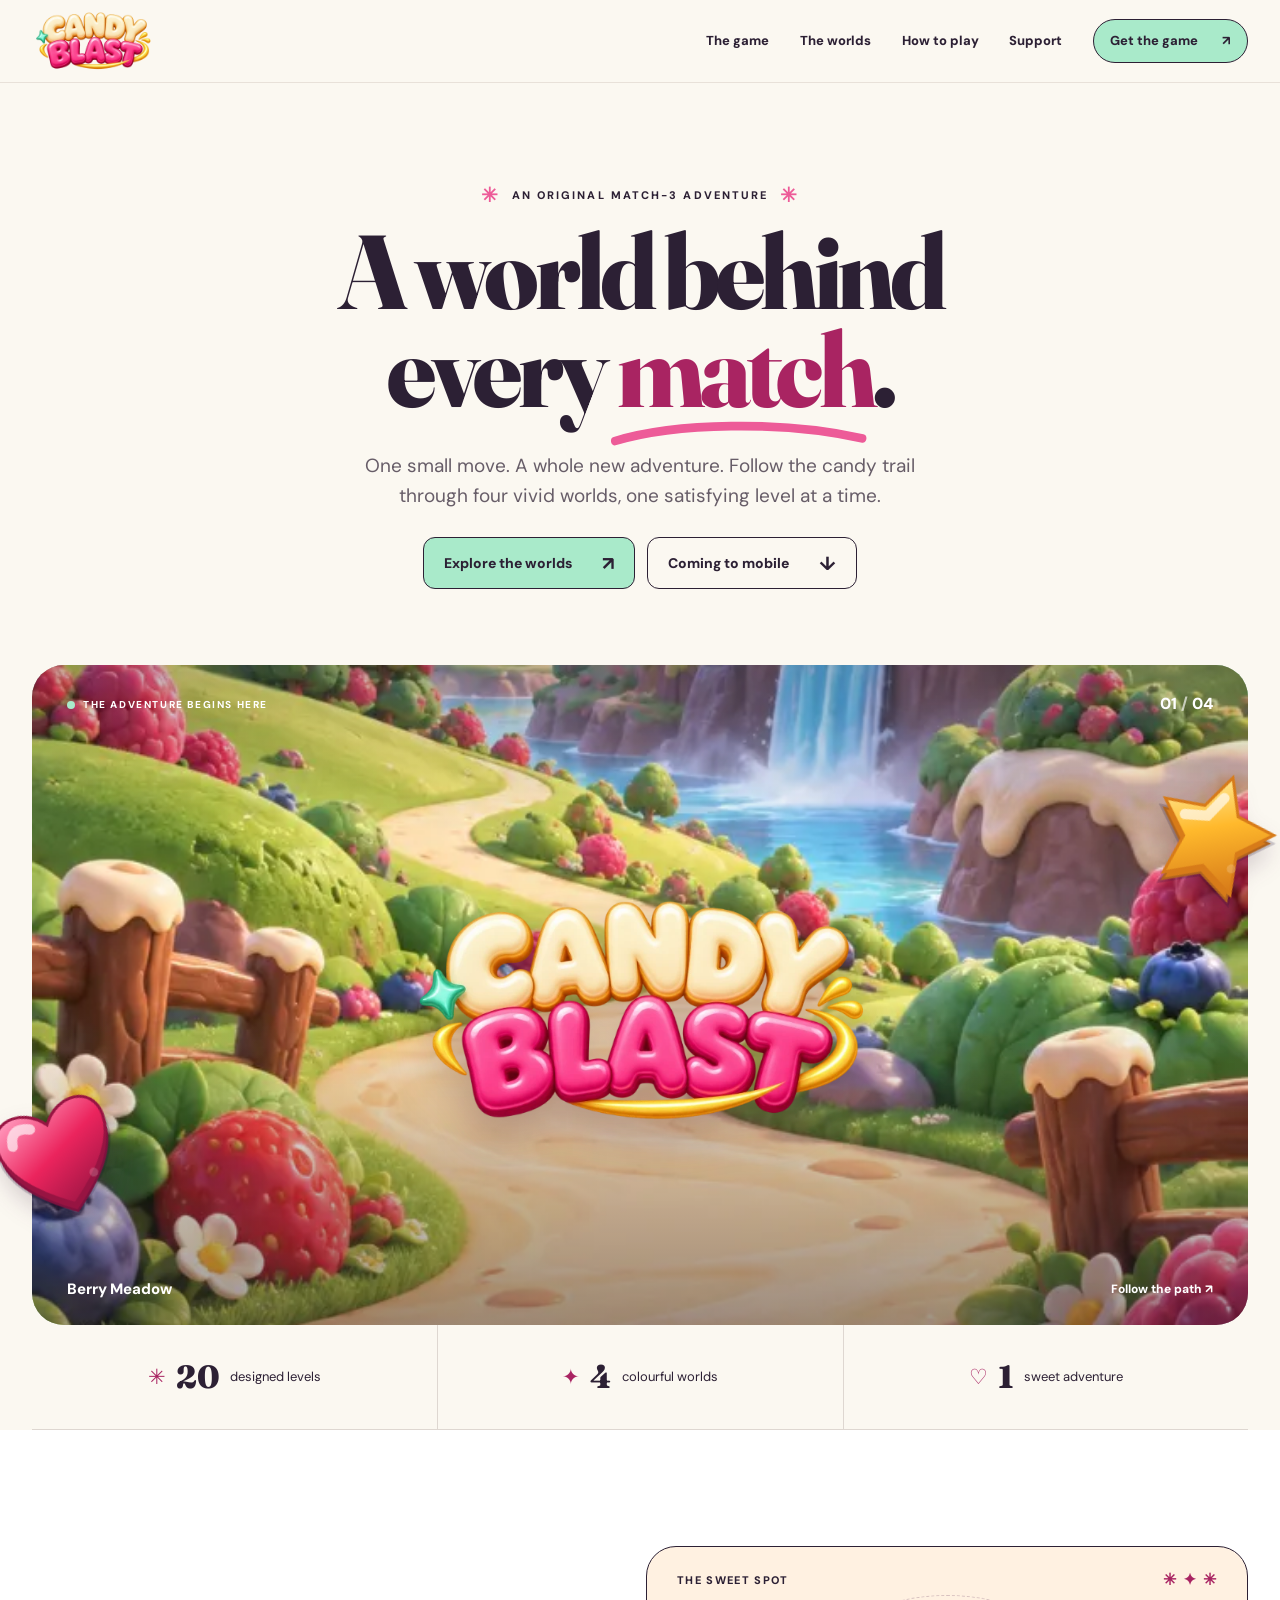
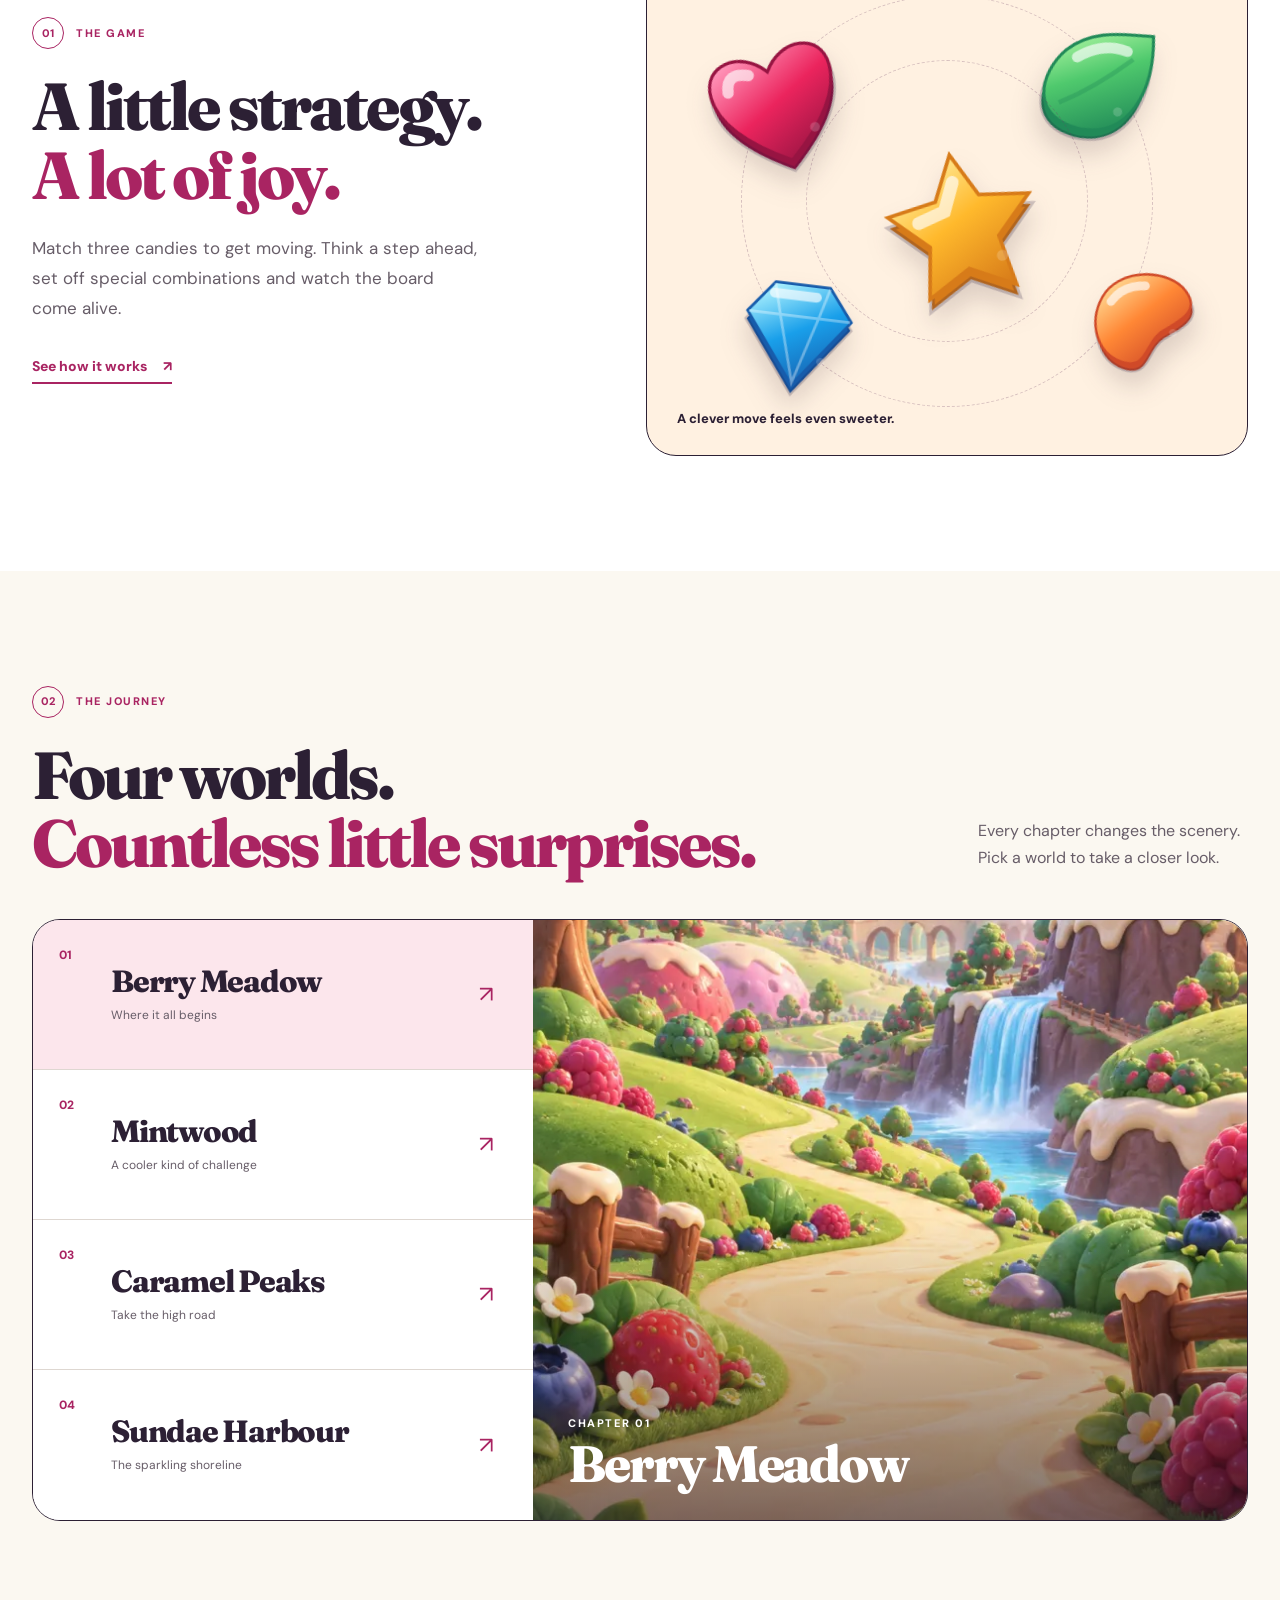
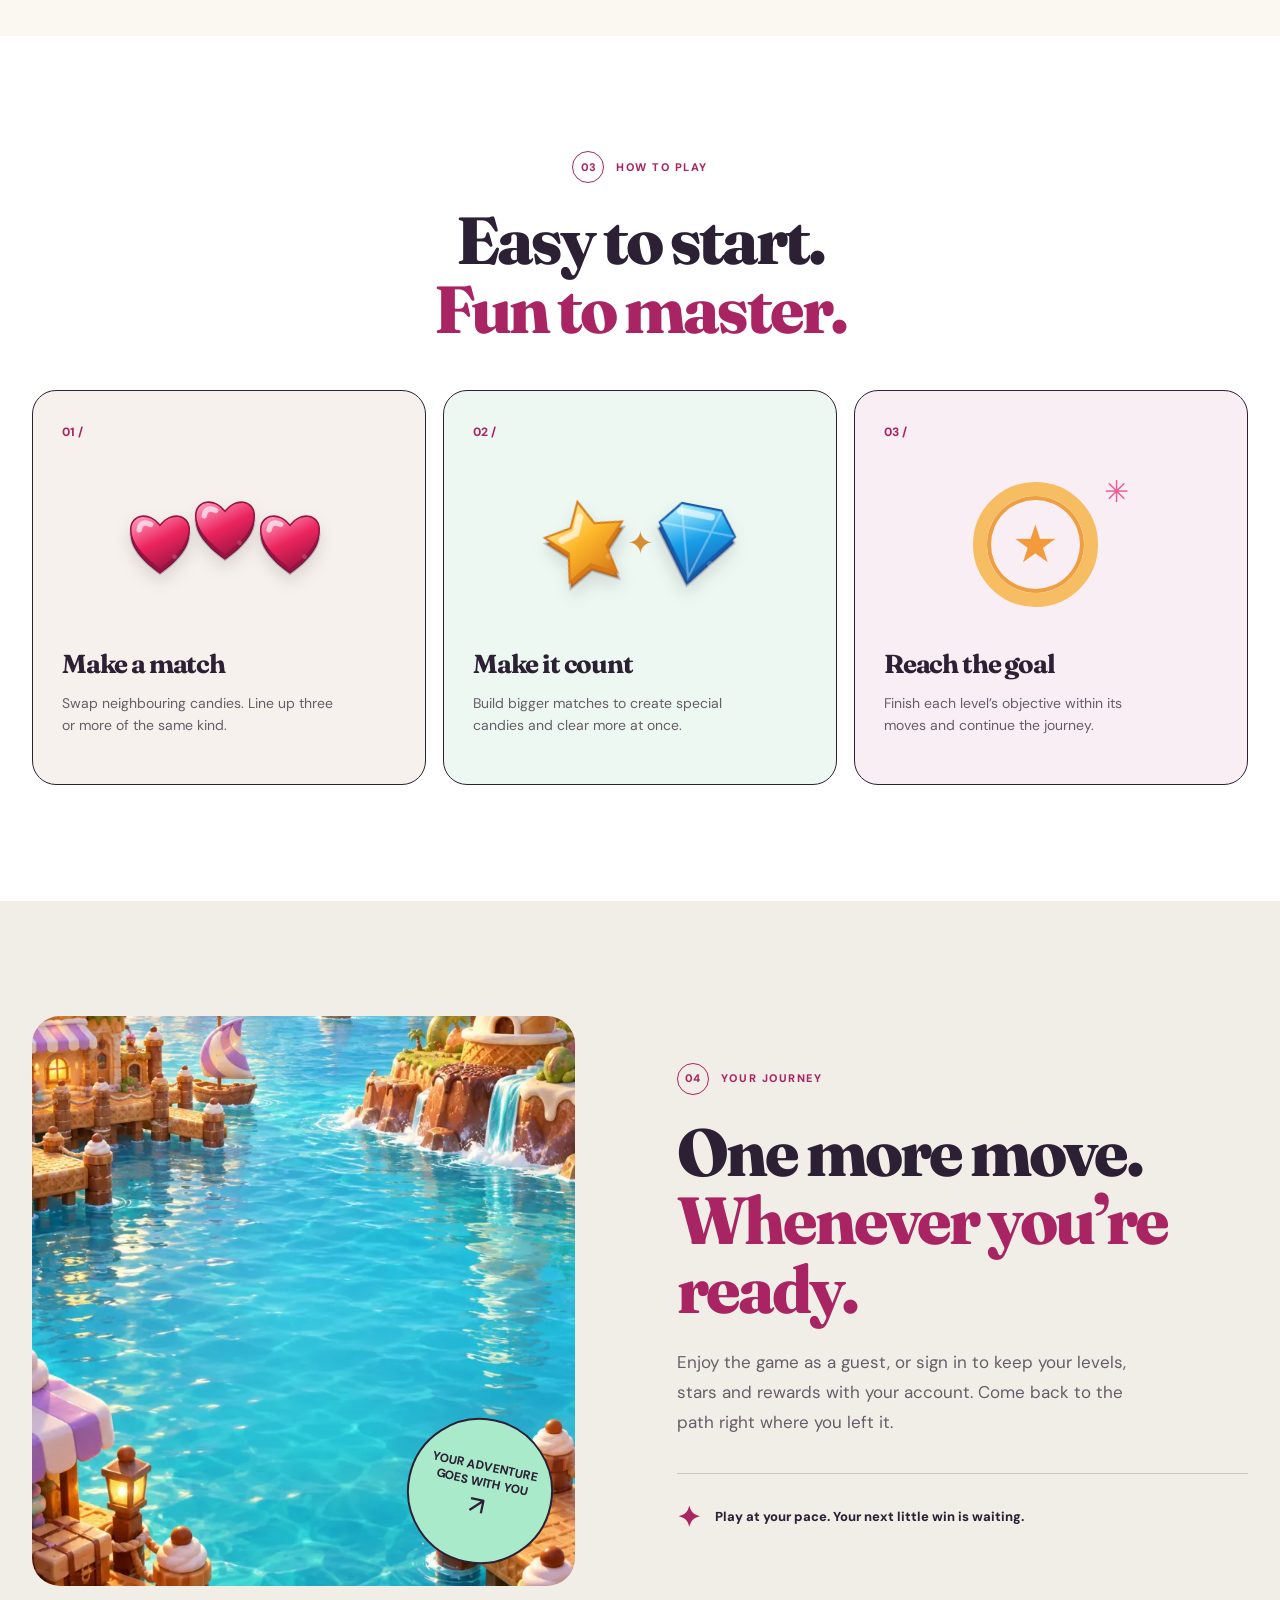
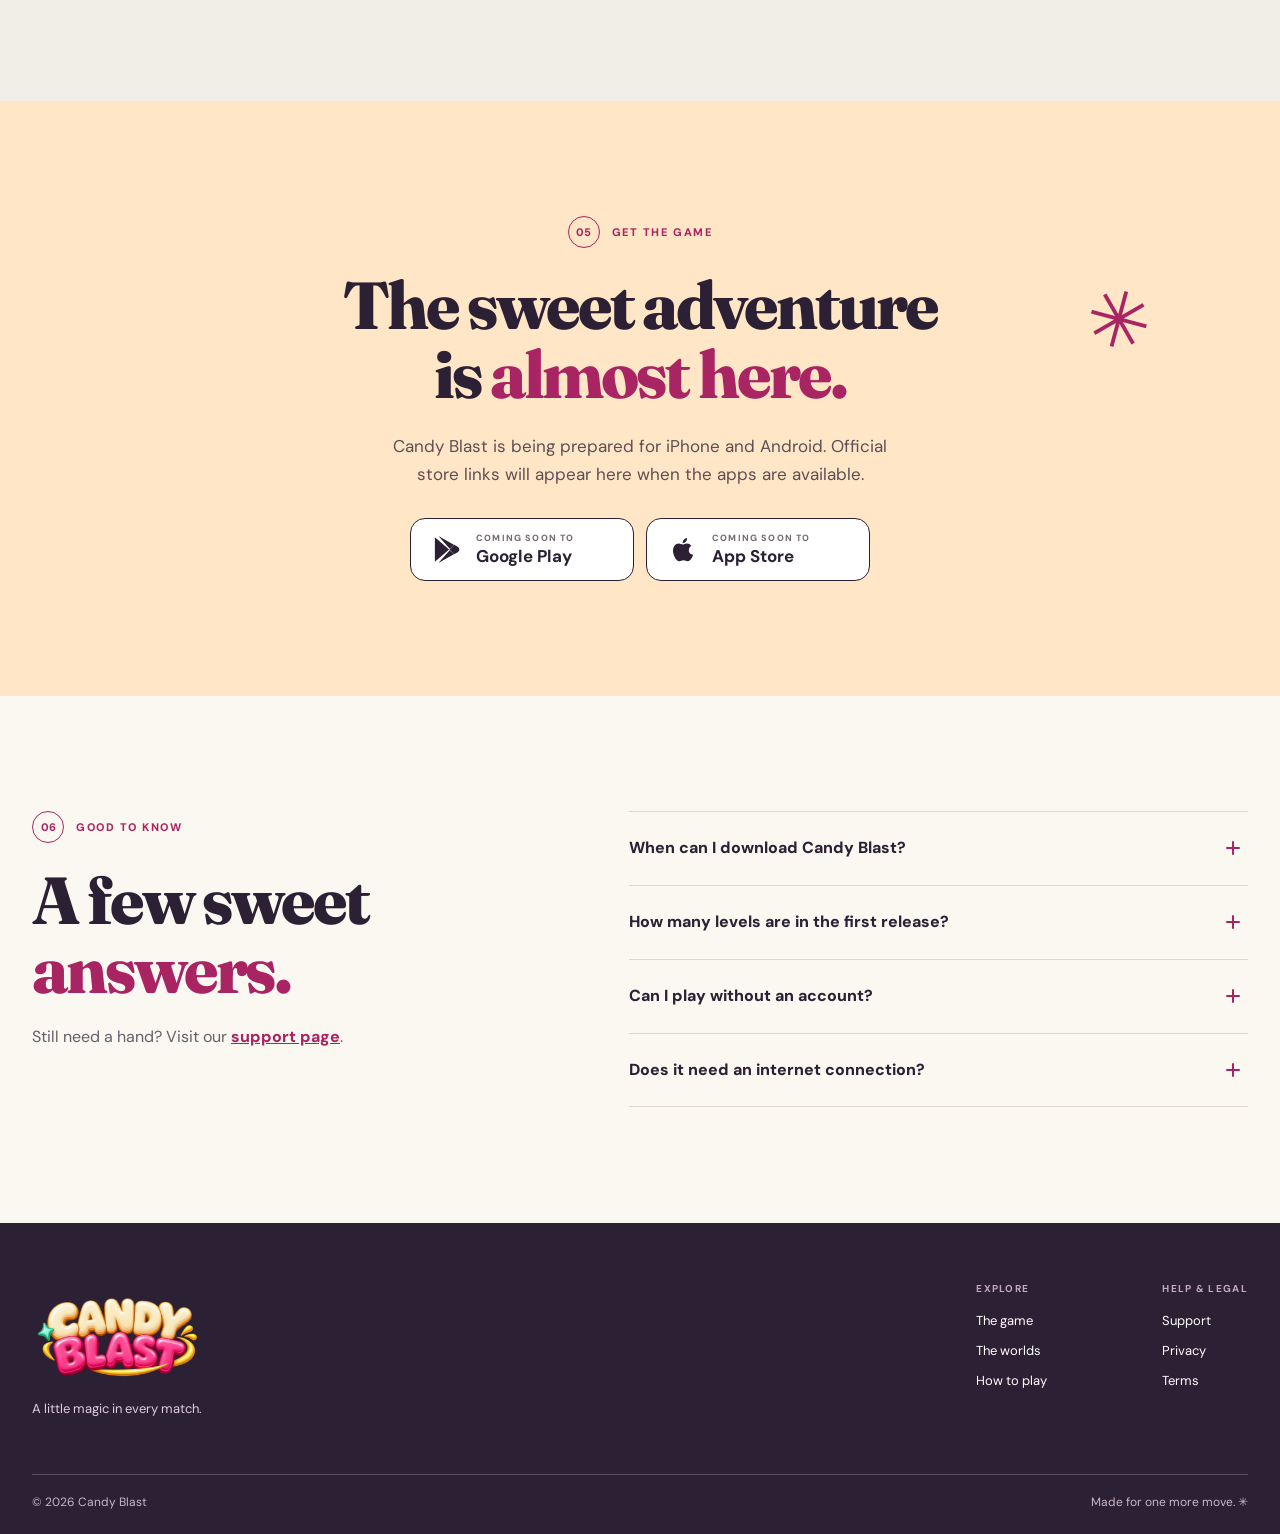
<file: index.html>
<!doctype html>
<html lang="en">
<head>
  <meta charset="utf-8">
  <meta name="viewport" content="width=device-width, initial-scale=1, viewport-fit=cover">
  <meta name="theme-color" content="#fbf8f1">
  <meta name="description" content="Candy Blast is a colourful match-3 adventure for iPhone and Android. Discover four delicious worlds and 20 carefully designed levels.">
  <meta property="og:type" content="website">
  <meta property="og:title" content="Candy Blast — A world behind every match">
  <meta property="og:description" content="A colourful match-3 adventure coming to iPhone and Android.">
  <meta property="og:url" content="https://candyblast-official-site.vercel.app/">
  <meta property="og:image" content="https://candyblast-official-site.vercel.app/images/worlds/berry-meadow.webp">
  <meta name="twitter:card" content="summary_large_image">
  <title>Candy Blast — A world behind every match</title>
  <link rel="icon" href="images/ui/app-icon-512.png">
  <link rel="apple-touch-icon" href="images/ui/app-icon-512.png">
  <link rel="manifest" href="site.webmanifest">
  <link rel="preload" href="images/worlds/berry-meadow.webp" as="image" type="image/webp">
  <link rel="stylesheet" href="styles.css">
  <script defer src="script.js"></script>
  <script type="application/ld+json">{"@context":"https://schema.org","@type":"MobileApplication","name":"Candy Blast","applicationCategory":"GameApplication","operatingSystem":"Android, iOS","description":"A colourful mobile match-3 adventure."}</script>
</head>
<body>
  <a class="skip-link" href="#main">Skip to content</a>
  <header class="site-header" data-header>
    <div class="header-inner wrap">
      <a class="wordmark" href="/" aria-label="Candy Blast home"><img src="images/ui/candyblast-logo.webp" alt="Candy Blast" width="116" height="73"></a>
      <button class="menu-toggle" type="button" aria-label="Open menu" aria-expanded="false" aria-controls="main-nav" data-menu-button><span></span><span></span><span></span></button>
      <nav class="main-nav" id="main-nav" aria-label="Main navigation" data-nav>
        <a href="#game">The game</a><a href="#worlds">The worlds</a><a href="#how-to-play">How to play</a><a href="support.html">Support</a>
        <a class="nav-cta" href="#get-the-game">Get the game <span aria-hidden="true">↗</span></a>
      </nav>
    </div>
  </header>

  <main id="main">
    <section class="hero" aria-labelledby="hero-title">
      <div class="hero-intro wrap">
        <p class="eyebrow"><span class="eyebrow-star" aria-hidden="true">✳</span> AN ORIGINAL MATCH-3 ADVENTURE <span class="eyebrow-star" aria-hidden="true">✳</span></p>
        <h1 id="hero-title">A world behind<br>every <span class="highlight-word">match<svg viewBox="0 0 353 29" preserveAspectRatio="none" aria-hidden="true"><path d="M5 22C88 1 237-2 348 19"/></svg></span>.</h1>
        <p class="hero-lede">One small move. A whole new adventure. Follow the candy trail through four vivid worlds, one satisfying level at a time.</p>
        <div class="hero-buttons"><a class="button button-primary" href="#worlds">Explore the worlds <span aria-hidden="true">↗</span></a><a class="button button-outline" href="#get-the-game">Coming to mobile <span aria-hidden="true">↓</span></a></div>
      </div>
      <div class="hero-stage wrap" aria-label="Candy Blast world preview">
        <div class="stage-art"><img src="images/worlds/berry-meadow.webp" alt="A sunlit candy meadow with a winding path and fruit trees" width="720" height="1280" fetchpriority="high"></div>
        <div class="stage-overlay" aria-hidden="true"></div>
        <div class="stage-top"><span class="stage-label"><i aria-hidden="true"></i> THE ADVENTURE BEGINS HERE</span><span class="stage-counter">01 <span>/</span> 04</span></div>
        <img class="stage-logo" src="images/ui/candyblast-logo.webp" alt="" width="560" height="360" aria-hidden="true">
        <div class="stage-bottom"><span>Berry Meadow</span><span>Follow the path <span aria-hidden="true">↗</span></span></div>
        <img class="stage-candy stage-candy-left" src="images/candies/berry.svg" alt="" aria-hidden="true">
        <img class="stage-candy stage-candy-right" src="images/candies/star.svg" alt="" aria-hidden="true">
      </div>
      <div class="chapter-strip wrap" aria-label="Adventure at a glance"><div><span class="strip-icon">✳</span><strong>20</strong><span>designed levels</span></div><div><span class="strip-icon">✦</span><strong>4</strong><span>colourful worlds</span></div><div><span class="strip-icon">♡</span><strong>1</strong><span>sweet adventure</span></div></div>
    </section>

    <section class="game-section section-pad" id="game" aria-labelledby="game-title">
      <div class="wrap game-layout">
        <div class="game-copy"><p class="section-kicker"><span>01</span> THE GAME</p><h2 id="game-title">A little strategy.<br><em>A lot of joy.</em></h2><p class="section-lede">Match three candies to get moving. Think a step ahead, set off special combinations and watch the board come alive.</p><a class="text-link" href="#how-to-play">See how it works <span aria-hidden="true">↗</span></a></div>
        <div class="candy-card" aria-label="Five colourful Candy Blast candies"><div class="card-caption"><span>THE SWEET SPOT</span><span>✳ ✦ ✳</span></div><div class="candy-cluster" aria-hidden="true"><img class="candy-one" src="images/candies/berry.svg" alt="" loading="lazy"><img class="candy-two" src="images/candies/mint.svg" alt="" loading="lazy"><img class="candy-three" src="images/candies/star.svg" alt="" loading="lazy"><img class="candy-four" src="images/candies/diamond.svg" alt="" loading="lazy"><img class="candy-five" src="images/candies/orange.svg" alt="" loading="lazy"></div><div class="card-foot">A clever move feels even sweeter.</div></div>
      </div>
    </section>

    <section class="worlds-section section-pad" id="worlds" aria-labelledby="worlds-title">
      <div class="wrap"><div class="worlds-heading"><div><p class="section-kicker"><span>02</span> THE JOURNEY</p><h2 id="worlds-title">Four worlds.<br><em>Countless little surprises.</em></h2></div><p>Every chapter changes the scenery. Pick a world to take a closer look.</p></div>
        <div class="world-showcase" data-world-showcase>
          <div class="world-selector" role="tablist" aria-label="Candy Blast worlds">
            <button class="world-tab is-active" type="button" role="tab" id="world-tab-berry" aria-selected="true" aria-controls="world-panel" data-world="berry"><span class="world-number">01</span><span><strong>Berry Meadow</strong><small>Where it all begins</small></span><span class="world-arrow" aria-hidden="true">↗</span></button>
            <button class="world-tab" type="button" role="tab" id="world-tab-mint" aria-selected="false" aria-controls="world-panel" data-world="mint" tabindex="-1"><span class="world-number">02</span><span><strong>Mintwood</strong><small>A cooler kind of challenge</small></span><span class="world-arrow" aria-hidden="true">↗</span></button>
            <button class="world-tab" type="button" role="tab" id="world-tab-caramel" aria-selected="false" aria-controls="world-panel" data-world="caramel" tabindex="-1"><span class="world-number">03</span><span><strong>Caramel Peaks</strong><small>Take the high road</small></span><span class="world-arrow" aria-hidden="true">↗</span></button>
            <button class="world-tab" type="button" role="tab" id="world-tab-sundae" aria-selected="false" aria-controls="world-panel" data-world="sundae" tabindex="-1"><span class="world-number">04</span><span><strong>Sundae Harbour</strong><small>The sparkling shoreline</small></span><span class="world-arrow" aria-hidden="true">↗</span></button>
          </div>
          <div class="world-panel" id="world-panel" role="tabpanel" aria-labelledby="world-tab-berry"><img data-world-image src="images/worlds/berry-meadow.webp" alt="Berry Meadow candy landscape" width="720" height="1280" loading="lazy"><div class="world-panel-caption"><span data-world-chapter>CHAPTER 01</span><strong data-world-title>Berry Meadow</strong></div></div>
        </div>
      </div>
    </section>

    <section class="how-section section-pad" id="how-to-play" aria-labelledby="how-title"><div class="wrap"><div class="how-head"><p class="section-kicker"><span>03</span> HOW TO PLAY</p><h2 id="how-title">Easy to start.<br><em>Fun to master.</em></h2></div><div class="how-grid"><article class="how-card"><span class="how-num">01 /</span><div class="how-illustration match-ill" aria-hidden="true"><img src="images/candies/berry.svg" alt=""><img src="images/candies/berry.svg" alt=""><img src="images/candies/berry.svg" alt=""></div><h3>Make a match</h3><p>Swap neighbouring candies. Line up three or more of the same kind.</p></article><article class="how-card"><span class="how-num">02 /</span><div class="how-illustration combo-ill" aria-hidden="true"><img src="images/candies/star.svg" alt=""><span>✦</span><img src="images/candies/diamond.svg" alt=""></div><h3>Make it count</h3><p>Build bigger matches to create special candies and clear more at once.</p></article><article class="how-card"><span class="how-num">03 /</span><div class="how-illustration goal-ill" aria-hidden="true"><span class="goal-ring">★</span><span class="goal-spark">✳</span></div><h3>Reach the goal</h3><p>Finish each level’s objective within its moves and continue the journey.</p></article></div></div></section>

    <section class="journey-section section-pad" aria-labelledby="journey-title"><div class="wrap journey-layout"><div class="journey-image"><img src="images/worlds/sundae-harbour.webp" alt="A sparkling candy harbour with turquoise water and islands" width="720" height="1280" loading="lazy"><span class="image-stamp">YOUR ADVENTURE<br>GOES WITH YOU <b>↗</b></span></div><div class="journey-copy"><p class="section-kicker"><span>04</span> YOUR JOURNEY</p><h2 id="journey-title">One more move.<br><em>Whenever you’re ready.</em></h2><p>Enjoy the game as a guest, or sign in to keep your levels, stars and rewards with your account. Come back to the path right where you left it.</p><div class="journey-note"><span aria-hidden="true">✦</span><span>Play at your pace. Your next little win is waiting.</span></div></div></div></section>

    <section class="release-section section-pad" id="get-the-game" aria-labelledby="release-title"><div class="wrap release-wrap"><p class="section-kicker"><span>05</span> GET THE GAME</p><h2 id="release-title">The sweet adventure<br>is <em>almost here.</em></h2><p>Candy Blast is being prepared for iPhone and Android. Official store links will appear here when the apps are available.</p><div class="store-row" aria-label="Mobile release status"><div class="store-card"><span class="store-mark" aria-hidden="true"><svg viewBox="0 0 24 24"><path d="M3 2.5v19l11-9.5L3 2.5Zm11.5 10 3.2 3.2-12 6.8 8.8-10Zm3.4-4.2 2.8 1.6c1.7 1 1.7 3.2 0 4.2l-2.8 1.6-3.6-3.7 3.6-3.7ZM5.7 1.5l12 6.8-3.2 3.2-8.8-10Z"/></svg></span><span><small>COMING SOON TO</small><strong>Google Play</strong></span></div><div class="store-card"><span class="store-mark" aria-hidden="true"><svg viewBox="0 0 24 24"><path d="M16.9 12.5c0-2.2 1.8-3.3 1.9-3.4a4.1 4.1 0 0 0-3.2-1.7c-1.4-.1-2.7.8-3.4.8-.8 0-1.9-.8-3-.8a4.4 4.4 0 0 0-3.8 2.3c-1.6 2.8-.4 6.9 1.2 9.2.8 1.1 1.8 2.3 3 2.2 1.2 0 1.7-.7 3.2-.7s2 .7 3.2.7 2.1-1.1 2.9-2.2a9.7 9.7 0 0 0 1.3-2.9 3.9 3.9 0 0 1-3.4-3.5Zm-2.2-6.6a3.9 3.9 0 0 0 .9-2.8 4 4 0 0 0-2.6 1.3 3.6 3.6 0 0 0-.9 2.7 3.4 3.4 0 0 0 2.6-1.2Z"/></svg></span><span><small>COMING SOON TO</small><strong>App Store</strong></span></div></div><span class="release-doodle" aria-hidden="true">✳</span></div></section>

    <section class="faq-section section-pad" id="questions" aria-labelledby="faq-title"><div class="wrap faq-layout"><div><p class="section-kicker"><span>06</span> GOOD TO KNOW</p><h2 id="faq-title">A few sweet<br><em>answers.</em></h2><p>Still need a hand? Visit our <a href="support.html">support page</a>.</p></div><div class="faq-list"><details><summary>When can I download Candy Blast?<span aria-hidden="true"></span></summary><p>We’re preparing the first mobile release. This site will link to the official Google Play and App Store listings when they are live.</p></details><details><summary>How many levels are in the first release?<span aria-hidden="true"></span></summary><p>The first chapter is planned around 20 carefully designed levels across four worlds.</p></details><details><summary>Can I play without an account?<span aria-hidden="true"></span></summary><p>Yes. Guest play keeps progress on your device. Sign in to use cloud progress across devices.</p></details><details><summary>Does it need an internet connection?<span aria-hidden="true"></span></summary><p>Core gameplay can work after the game has loaded. Sign-in and cloud sync require a connection.</p></details></div></div></section>
  </main>
  <footer class="site-footer"><div class="wrap footer-top"><div><a class="footer-logo" href="/" aria-label="Candy Blast home"><img src="images/ui/candyblast-logo.webp" alt="Candy Blast" width="180" height="115"></a><p>A little magic in every match.</p></div><div class="footer-nav"><div><strong>EXPLORE</strong><a href="#game">The game</a><a href="#worlds">The worlds</a><a href="#how-to-play">How to play</a></div><div><strong>HELP & LEGAL</strong><a href="support.html">Support</a><a href="privacy.html">Privacy</a><a href="terms.html">Terms</a></div></div></div><div class="wrap footer-bottom"><span>© 2026 Candy Blast</span><span>Made for one more move. ✳</span></div></footer>
</body>
</html>
</file>
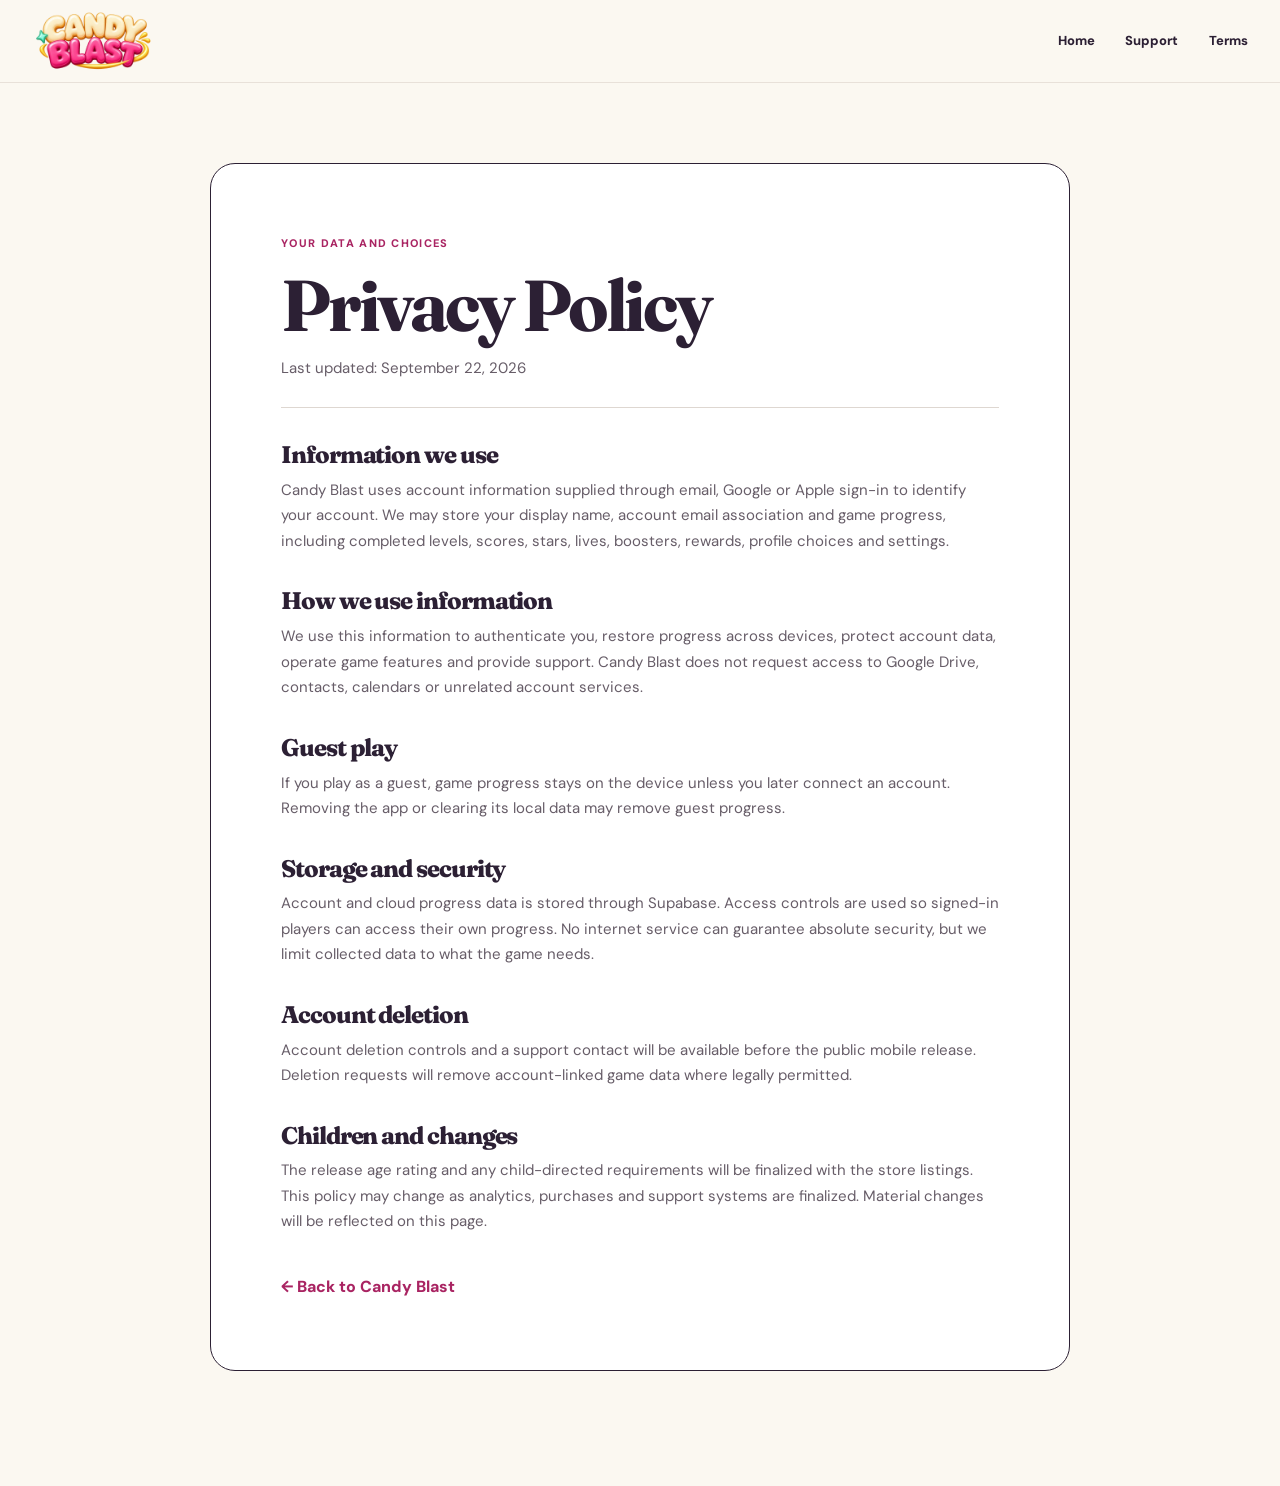
<file: privacy.html>
<!doctype html>
<html lang="en">
<head>
  <meta charset="utf-8">
  <meta name="viewport" content="width=device-width, initial-scale=1, viewport-fit=cover">
  <meta name="theme-color" content="#fbf8f1">
  <meta name="description" content="Candy Blast privacy policy.">
  <title>Privacy Policy — Candy Blast</title>
  <link rel="icon" href="images/ui/app-icon-512.png">
  <link rel="stylesheet" href="styles.css">
  <script defer src="script.js"></script>
</head>
<body class="legal-page">
  <a class="skip-link" href="#main">Skip to content</a>
  <header class="site-header" data-header>
    <div class="header-inner wrap">
      <a class="wordmark" href="/" aria-label="Candy Blast home"><img src="images/ui/candyblast-logo.webp" alt="Candy Blast" width="116" height="73"></a>
      <button class="menu-toggle" type="button" aria-label="Open menu" aria-expanded="false" aria-controls="main-nav" data-menu-button><span></span><span></span><span></span></button>
      <nav class="main-nav" id="main-nav" aria-label="Legal navigation" data-nav><a href="/">Home</a><a href="support.html">Support</a><a href="terms.html">Terms</a></nav>
    </div>
  </header>
  <main class="legal-main" id="main">
    <article class="legal-card">
      <p class="eyebrow"><span></span> Your data and choices</p>
      <h1>Privacy Policy</h1>
      <p class="legal-date">Last updated: September 22, 2026</p>
      <h2>Information we use</h2>
      <p>Candy Blast uses account information supplied through email, Google or Apple sign-in to identify your account. We may store your display name, account email association and game progress, including completed levels, scores, stars, lives, boosters, rewards, profile choices and settings.</p>
      <h2>How we use information</h2>
      <p>We use this information to authenticate you, restore progress across devices, protect account data, operate game features and provide support. Candy Blast does not request access to Google Drive, contacts, calendars or unrelated account services.</p>
      <h2>Guest play</h2>
      <p>If you play as a guest, game progress stays on the device unless you later connect an account. Removing the app or clearing its local data may remove guest progress.</p>
      <h2>Storage and security</h2>
      <p>Account and cloud progress data is stored through Supabase. Access controls are used so signed-in players can access their own progress. No internet service can guarantee absolute security, but we limit collected data to what the game needs.</p>
      <h2>Account deletion</h2>
      <p>Account deletion controls and a support contact will be available before the public mobile release. Deletion requests will remove account-linked game data where legally permitted.</p>
      <h2>Children and changes</h2>
      <p>The release age rating and any child-directed requirements will be finalized with the store listings. This policy may change as analytics, purchases and support systems are finalized. Material changes will be reflected on this page.</p>
      <a class="legal-back" href="/">← Back to Candy Blast</a>
    </article>
  </main>
</body>
</html>
</file>
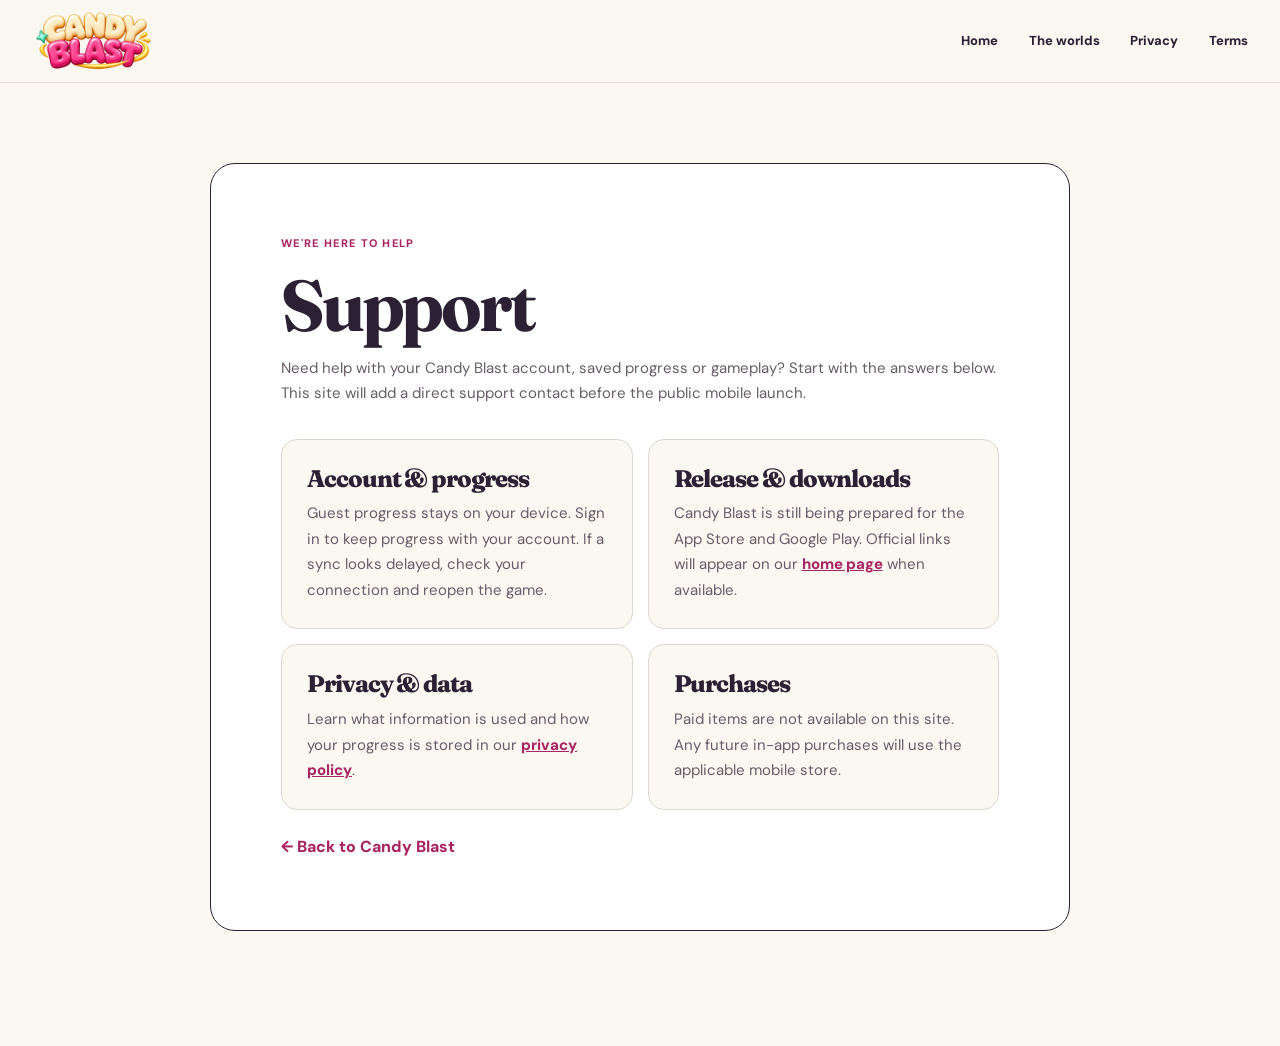
<file: support.html>
<!doctype html>
<html lang="en">
<head>
  <meta charset="utf-8">
  <meta name="viewport" content="width=device-width, initial-scale=1, viewport-fit=cover">
  <meta name="theme-color" content="#fbf8f1">
  <meta name="description" content="Get help with Candy Blast accounts, progress and the upcoming mobile release.">
  <title>Support — Candy Blast</title>
  <link rel="icon" href="images/ui/app-icon-512.png">
  <link rel="stylesheet" href="styles.css">
  <script defer src="script.js"></script>
</head>
<body class="legal-page">
  <a class="skip-link" href="#main">Skip to content</a>
  <header class="site-header"><div class="header-inner wrap"><a class="wordmark" href="/" aria-label="Candy Blast home"><img src="images/ui/candyblast-logo.webp" alt="Candy Blast" width="116" height="73"></a><button class="menu-toggle" type="button" aria-label="Open menu" aria-expanded="false" aria-controls="main-nav" data-menu-button><span></span><span></span><span></span></button><nav class="main-nav" id="main-nav" aria-label="Main navigation" data-nav><a href="/">Home</a><a href="/#worlds">The worlds</a><a href="privacy.html">Privacy</a><a href="terms.html">Terms</a></nav></div></header>
  <main class="legal-main" id="main"><article class="legal-card"><p class="eyebrow">WE'RE HERE TO HELP</p><h1>Support</h1><p>Need help with your Candy Blast account, saved progress or gameplay? Start with the answers below. This site will add a direct support contact before the public mobile launch.</p><div class="support-grid"><div class="support-box"><h2>Account & progress</h2><p>Guest progress stays on your device. Sign in to keep progress with your account. If a sync looks delayed, check your connection and reopen the game.</p></div><div class="support-box"><h2>Release & downloads</h2><p>Candy Blast is still being prepared for the App Store and Google Play. Official links will appear on our <a href="/#get-the-game">home page</a> when available.</p></div><div class="support-box"><h2>Privacy & data</h2><p>Learn what information is used and how your progress is stored in our <a href="privacy.html">privacy policy</a>.</p></div><div class="support-box"><h2>Purchases</h2><p>Paid items are not available on this site. Any future in-app purchases will use the applicable mobile store.</p></div></div><a class="legal-back" href="/">← Back to Candy Blast</a></article></main>
</body>
</html>
</file>
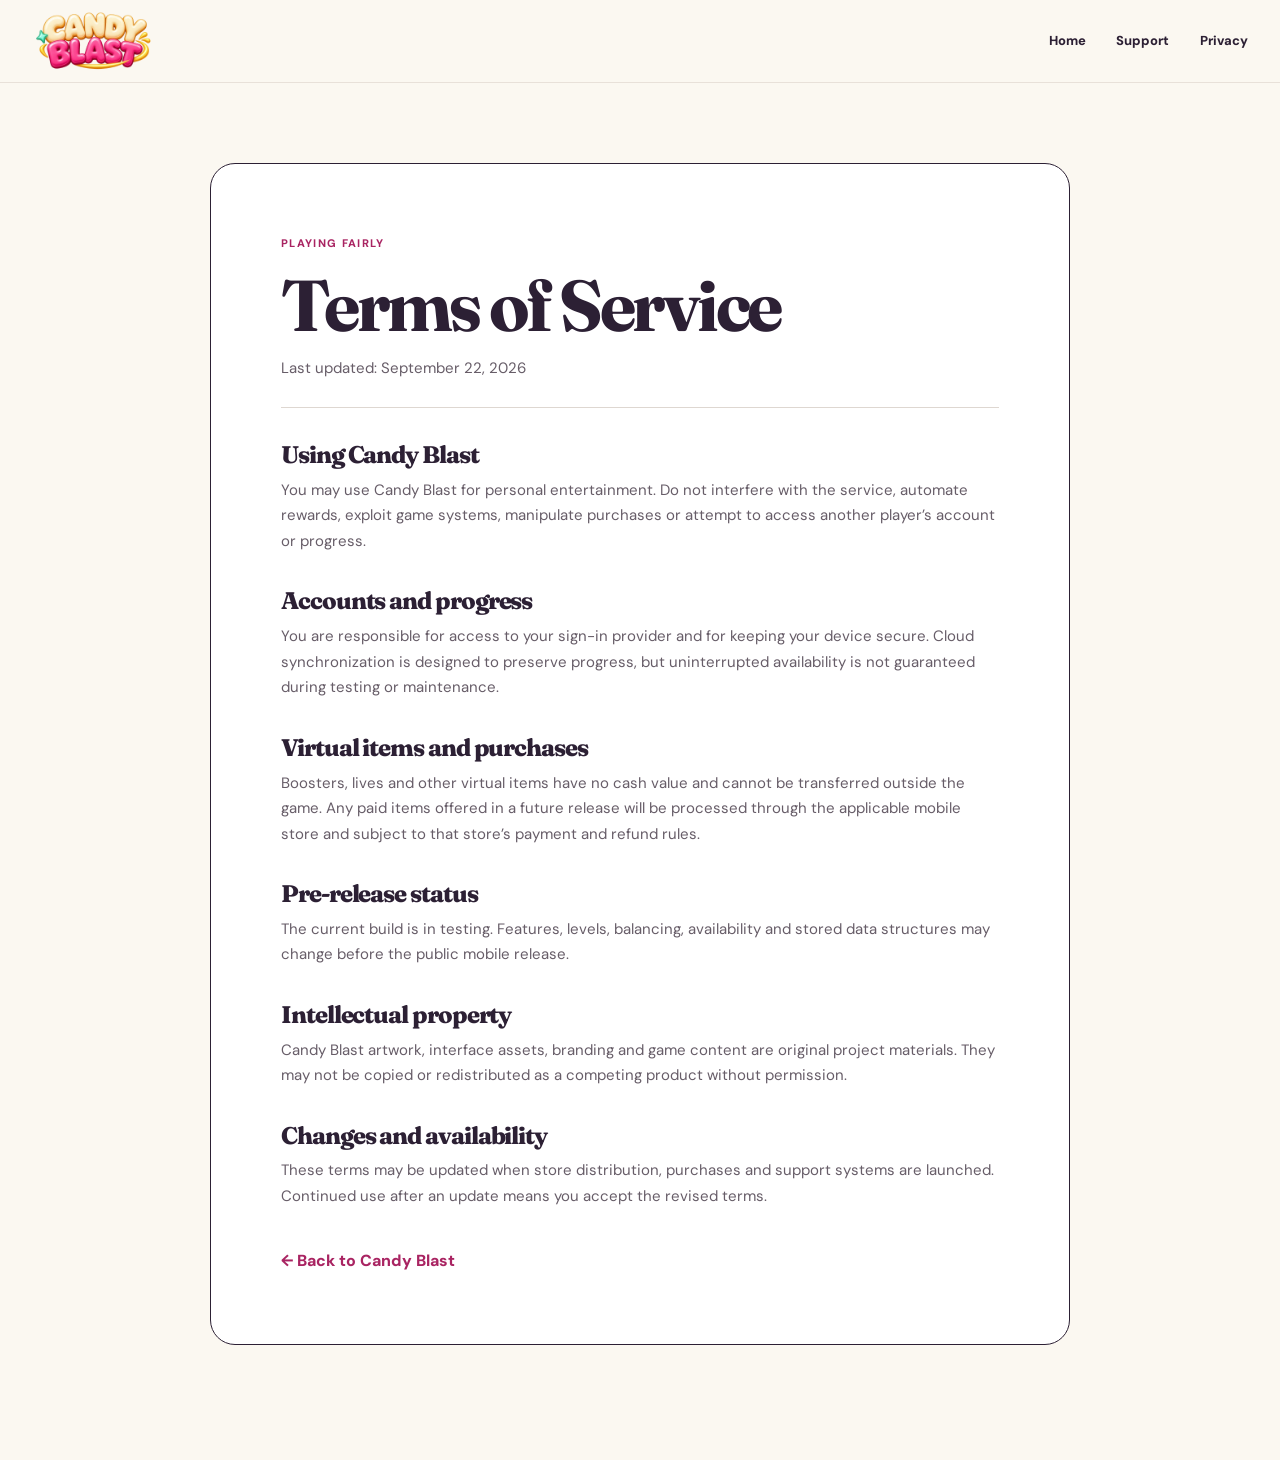
<file: terms.html>
<!doctype html>
<html lang="en">
<head>
  <meta charset="utf-8">
  <meta name="viewport" content="width=device-width, initial-scale=1, viewport-fit=cover">
  <meta name="theme-color" content="#fbf8f1">
  <meta name="description" content="Candy Blast terms of service.">
  <title>Terms of Service — Candy Blast</title>
  <link rel="icon" href="images/ui/app-icon-512.png">
  <link rel="stylesheet" href="styles.css">
  <script defer src="script.js"></script>
</head>
<body class="legal-page">
  <a class="skip-link" href="#main">Skip to content</a>
  <header class="site-header" data-header>
    <div class="header-inner wrap">
      <a class="wordmark" href="/" aria-label="Candy Blast home"><img src="images/ui/candyblast-logo.webp" alt="Candy Blast" width="116" height="73"></a>
      <button class="menu-toggle" type="button" aria-label="Open menu" aria-expanded="false" aria-controls="main-nav" data-menu-button><span></span><span></span><span></span></button>
      <nav class="main-nav" id="main-nav" aria-label="Legal navigation" data-nav><a href="/">Home</a><a href="support.html">Support</a><a href="privacy.html">Privacy</a></nav>
    </div>
  </header>
  <main class="legal-main" id="main">
    <article class="legal-card">
      <p class="eyebrow"><span></span> Playing fairly</p>
      <h1>Terms of Service</h1>
      <p class="legal-date">Last updated: September 22, 2026</p>
      <h2>Using Candy Blast</h2>
      <p>You may use Candy Blast for personal entertainment. Do not interfere with the service, automate rewards, exploit game systems, manipulate purchases or attempt to access another player’s account or progress.</p>
      <h2>Accounts and progress</h2>
      <p>You are responsible for access to your sign-in provider and for keeping your device secure. Cloud synchronization is designed to preserve progress, but uninterrupted availability is not guaranteed during testing or maintenance.</p>
      <h2>Virtual items and purchases</h2>
      <p>Boosters, lives and other virtual items have no cash value and cannot be transferred outside the game. Any paid items offered in a future release will be processed through the applicable mobile store and subject to that store’s payment and refund rules.</p>
      <h2>Pre-release status</h2>
      <p>The current build is in testing. Features, levels, balancing, availability and stored data structures may change before the public mobile release.</p>
      <h2>Intellectual property</h2>
      <p>Candy Blast artwork, interface assets, branding and game content are original project materials. They may not be copied or redistributed as a competing product without permission.</p>
      <h2>Changes and availability</h2>
      <p>These terms may be updated when store distribution, purchases and support systems are launched. Continued use after an update means you accept the revised terms.</p>
      <a class="legal-back" href="/">← Back to Candy Blast</a>
    </article>
  </main>
</body>
</html>
</file>
<file: styles.css>
@import url('https://fonts.googleapis.com/css2?family=DM+Sans:wght@400;500;600;700;800&family=Fraunces:opsz,wght,SOFT,WONK@9..144,700,40,1;9..144,800,40,1&display=swap');
:root{color-scheme:light;--paper:#fbf8f1;--cream:#fffdf7;--ink:#2c2034;--plum:#4a2950;--muted:#675d68;--line:#ded7d1;--pink:#ed5b98;--pink-dark:#a92462;--mint:#a9eaca;--peach:#ffd4a7;--sky:#c5e8f4;--page:1240px}
*{box-sizing:border-box}html{scroll-behavior:smooth;scroll-padding-top:88px}body{margin:0;min-width:280px;background:var(--paper);color:var(--ink);font:400 16px/1.55 'DM Sans','Segoe UI',sans-serif;-webkit-font-smoothing:antialiased}body,main{overflow-x:clip}button{font:inherit}img,svg{display:block;max-width:100%}a{color:inherit}button,a{-webkit-tap-highlight-color:transparent}:focus-visible{outline:3px solid var(--pink-dark);outline-offset:4px}h1,h2,h3,p{margin-top:0}h1,h2,h3{font-family:'Fraunces',Georgia,serif;font-optical-sizing:auto;letter-spacing:-.045em}.wrap{width:min(var(--page),calc(100% - 64px));margin-inline:auto}.section-pad{padding-block:clamp(86px,9vw,140px)}.skip-link{position:fixed;top:8px;left:8px;z-index:200;padding:10px 16px;background:var(--ink);color:#fff;transform:translateY(-160%)}.skip-link:focus{transform:none}
.site-header{position:relative;z-index:50;background:var(--paper);border-bottom:1px solid #e8e1d9}.header-inner{height:82px;display:flex;justify-content:space-between;align-items:center;gap:30px}.wordmark{display:block;flex:none;width:122px;text-decoration:none}.wordmark img{width:100%;height:auto}.main-nav{display:flex;align-items:center;gap:clamp(18px,2.4vw,38px)}.main-nav a{text-decoration:none;white-space:nowrap;font-size:13px;font-weight:800;transition:color .2s}.main-nav a:hover{color:var(--pink-dark)}.main-nav .nav-cta{display:inline-flex;align-items:center;gap:24px;padding:11px 16px;background:var(--mint);border:1.5px solid var(--ink);border-radius:999px}.main-nav .nav-cta:hover{background:#8addb2;color:var(--ink)}.menu-toggle{display:none}
.hero{padding-top:clamp(62px,8vw,120px);background:var(--paper)}.hero-intro{text-align:center}.eyebrow{display:flex;align-items:center;justify-content:center;gap:12px;margin:0 0 18px;font-size:11px;font-weight:800;letter-spacing:.19em}.eyebrow-star{font-size:20px;line-height:1;color:var(--pink)}.hero h1{margin:0 auto 19px;max-width:970px;font-size:clamp(64px,8.2vw,130px);line-height:.93;font-weight:800}.highlight-word{position:relative;white-space:nowrap;color:var(--pink-dark)}.highlight-word svg{position:absolute;left:-2%;bottom:-.13em;width:105%;height:.24em;overflow:visible}.highlight-word path{fill:none;stroke:var(--pink);stroke-width:10;stroke-linecap:round}.hero-lede{max-width:590px;margin:32px auto 26px;color:var(--muted);font-size:clamp(16px,1.6vw,19px);line-height:1.6}.hero-buttons{display:flex;justify-content:center;flex-wrap:wrap;gap:12px}.button{min-height:52px;padding:13px 20px;display:inline-flex;align-items:center;justify-content:center;gap:30px;border:1.5px solid var(--ink);border-radius:12px;text-decoration:none;font-weight:800;font-size:14px;transition:transform .2s,background .2s}.button:hover{transform:translateY(-3px)}.button-primary{background:var(--mint)}.button-primary:hover{background:#8addb2}.button-outline{background:transparent}.button-outline:hover{background:#fff}.button span{font-size:19px;line-height:1}
.hero-stage{position:relative;height:clamp(430px,55vw,660px);margin-top:76px;isolation:isolate}.stage-art,.stage-overlay{position:absolute;inset:0;overflow:hidden;border-radius:32px}.stage-art{background:#acd7d0}.stage-art img{width:100%;height:100%;object-fit:cover;object-position:center 54%}.stage-overlay{z-index:1;background:linear-gradient(180deg,rgba(34,28,48,.25) 0%,transparent 25%,transparent 52%,rgba(34,28,48,.44) 100%);pointer-events:none}.stage-top,.stage-bottom{position:absolute;left:35px;right:35px;z-index:3;display:flex;justify-content:space-between;align-items:center;gap:15px;color:#fff;font-weight:800}.stage-top{top:27px}.stage-bottom{bottom:24px;font-size:15px}.stage-bottom span:last-child{font-size:12px}.stage-label{display:inline-flex;align-items:center;gap:8px;font-size:10px;letter-spacing:.16em}.stage-label i{width:8px;height:8px;background:var(--mint);border-radius:50%}.stage-counter{font-size:16px}.stage-counter span{opacity:.65}.stage-logo{position:absolute;z-index:3;left:50%;top:50%;width:clamp(260px,37vw,520px);height:auto;transform:translate(-50%,-45%);filter:drop-shadow(0 18px 20px rgba(75,35,66,.3))}.stage-candy{position:absolute;z-index:4;width:clamp(90px,11vw,152px);filter:drop-shadow(0 13px 12px rgba(68,30,65,.22));animation:float 6s ease-in-out infinite;pointer-events:none}.stage-candy-left{left:-43px;bottom:14%;transform:rotate(-20deg)}.stage-candy-right{right:-35px;top:15%;transform:rotate(19deg);animation-delay:-2s}.chapter-strip{min-height:105px;display:grid;grid-template-columns:repeat(3,1fr);border-bottom:1px solid var(--line)}.chapter-strip>div{display:flex;align-items:center;justify-content:center;gap:10px;min-width:0;font-size:13px}.chapter-strip>div+div{border-left:1px solid var(--line)}.chapter-strip strong{font:800 32px/1 'Fraunces',Georgia,serif}.strip-icon{font-size:21px;color:var(--pink-dark)}
.section-kicker{display:flex;align-items:center;gap:12px;margin:0 0 23px;color:var(--pink-dark);font-size:11px;font-weight:800;letter-spacing:.14em}.section-kicker span{display:grid;place-items:center;width:32px;height:32px;border:1px solid var(--pink-dark);border-radius:50%;font-size:11px;letter-spacing:0}h2{font-size:clamp(44px,5.2vw,76px);line-height:1.03;font-weight:800}h2 em{font-style:normal;color:var(--pink-dark)}.section-lede{max-width:445px;color:var(--muted);font-size:17px;line-height:1.75}.text-link{display:inline-flex;gap:16px;margin-top:16px;padding-bottom:4px;border-bottom:2px solid var(--pink-dark);color:var(--pink-dark);text-decoration:none;font-weight:800;font-size:14px}.text-link:hover{gap:24px}.game-section{background:#fff}.game-layout{display:grid;grid-template-columns:minmax(0,.85fr) minmax(0,1fr);align-items:center;gap:clamp(50px,8vw,125px)}.game-copy h2{margin-bottom:25px}.candy-card{position:relative;height:510px;overflow:hidden;background:#fff1e1;border:1.5px solid var(--ink);border-radius:30px}.candy-card:before,.candy-card:after{content:'';position:absolute;left:50%;top:50%;width:410px;height:410px;border:1.5px dashed rgba(111,66,102,.28);border-radius:50%;transform:translate(-50%,-50%)}.candy-card:after{width:280px;height:280px}.card-caption,.card-foot{position:absolute;z-index:3;left:30px;right:30px;font-size:11px;font-weight:800;letter-spacing:.12em}.card-caption{top:25px;display:flex;justify-content:space-between}.card-caption span:last-child{color:var(--pink-dark);font-size:16px;line-height:1}.card-foot{bottom:25px;letter-spacing:0;font-size:13px}.candy-cluster{position:absolute;inset:50px 0 45px}.candy-cluster img{position:absolute;filter:drop-shadow(0 16px 13px rgba(64,42,58,.18))}.candy-one{width:155px;top:8%;left:9%;transform:rotate(-16deg)}.candy-two{width:146px;top:2%;right:13%;transform:rotate(15deg)}.candy-three{width:176px;top:35%;left:38%;transform:rotate(-10deg)}.candy-four{width:132px;left:14%;bottom:1%;transform:rotate(7deg)}.candy-five{width:119px;right:7%;bottom:7%;transform:rotate(-13deg)}
.worlds-section{background:var(--paper)}.worlds-heading{display:flex;align-items:end;justify-content:space-between;gap:55px;margin-bottom:41px}.worlds-heading h2{margin-bottom:0}.worlds-heading>p{max-width:270px;margin:0 0 7px;color:var(--muted);line-height:1.7}.world-showcase{display:grid;grid-template-columns:minmax(310px,.7fr) minmax(0,1fr);min-height:600px;border:1.5px solid var(--ink);border-radius:28px;overflow:hidden;background:#fff}.world-selector{display:grid;grid-template-rows:repeat(4,1fr)}.world-tab{width:100%;padding:22px 26px;display:grid;grid-template-columns:34px 1fr 28px;align-items:center;gap:18px;border:0;border-bottom:1px solid var(--line);background:#fff;text-align:left;color:var(--ink);cursor:pointer;transition:background .2s}.world-tab:last-child{border-bottom:0}.world-tab:hover{background:#fff7ef}.world-tab.is-active{background:#fce6ec}.world-number{align-self:start;margin-top:4px;font-size:12px;font-weight:800;color:var(--pink-dark)}.world-tab strong,.world-tab small{display:block}.world-tab strong{font:800 clamp(22px,2.4vw,33px)/1.1 'Fraunces',Georgia,serif;letter-spacing:-.04em}.world-tab small{margin-top:7px;color:var(--muted);font-size:12px}.world-arrow{font-size:23px;line-height:1;color:var(--pink-dark)}.world-panel{position:relative;min-height:600px;overflow:hidden;background:#d2e6d1}.world-panel>img{width:100%;height:100%;object-fit:cover;object-position:center 52%;position:absolute;inset:0;transition:opacity .18s}.world-panel:after{content:'';position:absolute;inset:50% 0 0;background:linear-gradient(transparent,rgba(33,22,40,.58))}.world-panel-caption{position:absolute;z-index:2;left:35px;bottom:28px;color:#fff}.world-panel-caption span{display:block;margin-bottom:4px;font-size:11px;font-weight:800;letter-spacing:.15em}.world-panel-caption strong{font:800 clamp(30px,4vw,54px)/1.1 'Fraunces',Georgia,serif;letter-spacing:-.04em}
.how-section{background:#fff}.how-head{text-align:center;margin-bottom:47px}.how-head .section-kicker{justify-content:center}.how-head h2{margin:0}.how-grid{display:grid;grid-template-columns:repeat(3,minmax(0,1fr));gap:17px}.how-card{position:relative;min-height:395px;padding:28px 29px 31px;border:1.5px solid var(--ink);border-radius:24px;background:#f6f1ec}.how-card:nth-child(2){background:#ecf8f1}.how-card:nth-child(3){background:#f8eef4}.how-num{font-size:12px;font-weight:800;color:var(--pink-dark)}.how-illustration{height:200px;display:flex;align-items:center;justify-content:center}.match-ill img{width:74px;margin-left:-9px;filter:drop-shadow(0 8px 8px rgba(61,39,58,.14))}.match-ill img:nth-child(2){transform:translateY(-14px)}.combo-ill img{width:97px;filter:drop-shadow(0 9px 8px rgba(61,39,58,.15))}.combo-ill img:first-child{transform:rotate(-12deg)}.combo-ill img:last-child{transform:rotate(11deg)}.combo-ill span{margin:0 -8px;color:#d68e35;font-size:32px;z-index:2}.goal-ring{width:125px;height:125px;display:grid;place-items:center;border:14px solid #f7bd63;border-radius:50%;box-shadow:inset 0 0 0 4px #ef9f41;color:#f29a3c;font-size:52px}.goal-spark{margin:-105px 0 0 6px;color:var(--pink);font-size:30px}.how-card h3{margin:0 0 7px;font-size:26px}.how-card p{max-width:280px;margin:0;color:var(--muted);font-size:14px;line-height:1.6}
.journey-section{background:#f1eee7}.journey-layout{display:grid;grid-template-columns:minmax(0,.95fr) minmax(0,1fr);align-items:center;gap:clamp(60px,8vw,125px)}.journey-image{position:relative;height:570px;border-radius:28px;overflow:hidden}.journey-image>img{width:100%;height:100%;object-fit:cover;object-position:center 55%}.image-stamp{position:absolute;right:22px;bottom:22px;width:146px;height:146px;display:grid;place-content:center;border:2px solid var(--ink);border-radius:50%;background:var(--mint);text-align:center;font-size:12px;font-weight:800;line-height:1.3;transform:rotate(12deg)}.image-stamp b{display:block;font-size:25px;font-weight:500}.journey-copy h2{margin-bottom:25px}.journey-copy>p:not(.section-kicker){max-width:470px;color:var(--muted);font-size:17px;line-height:1.75}.journey-note{display:flex;align-items:center;gap:15px;margin-top:35px;padding-top:22px;border-top:1px solid #cec6c4;font-size:13px;font-weight:800}.journey-note>span:first-child{font-size:28px;color:var(--pink-dark)}
.release-section{position:relative;background:#ffe6c6;overflow:hidden}.release-wrap{position:relative;text-align:center}.release-wrap>.section-kicker{justify-content:center}.release-wrap h2{margin:0 auto 24px}.release-wrap>p:not(.section-kicker){max-width:525px;margin:0 auto 30px;color:#5d4e55;font-size:17px;line-height:1.65}.store-row{display:flex;justify-content:center;flex-wrap:wrap;gap:12px}.store-card{min-width:224px;padding:13px 20px;display:flex;align-items:center;gap:14px;border:1.5px solid var(--ink);border-radius:15px;background:#fff;text-align:left}.store-mark{width:31px;height:31px;display:block}.store-mark svg{width:100%;height:100%;fill:var(--ink)}.store-card small,.store-card strong{display:block}.store-card small{font-size:9px;font-weight:800;letter-spacing:.13em;color:#776b70}.store-card strong{font-size:17px;line-height:1.2}.release-doodle{position:absolute;right:8%;top:18%;color:var(--pink-dark);font-size:78px;line-height:1;transform:rotate(15deg)}
.faq-section{background:var(--paper)}.faq-layout{display:grid;grid-template-columns:minmax(0,.8fr) minmax(0,1fr);gap:clamp(50px,8vw,120px)}.faq-layout h2{margin-bottom:22px}.faq-layout>div:first-child>p:last-child{color:var(--muted)}.faq-layout a{color:var(--pink-dark);font-weight:800}.faq-list{border-top:1px solid var(--line)}.faq-list details{border-bottom:1px solid var(--line)}.faq-list summary{position:relative;list-style:none;padding:24px 37px 24px 0;cursor:pointer;font-weight:800}.faq-list summary::-webkit-details-marker{display:none}.faq-list summary span:before,.faq-list summary span:after{content:'';position:absolute;right:8px;top:35px;width:14px;height:2px;background:var(--pink-dark);border-radius:1px}.faq-list summary span:after{transform:rotate(90deg);transition:transform .2s}.faq-list details[open] summary span:after{transform:rotate(0)}.faq-list details p{max-width:530px;margin:-6px 0 23px;color:var(--muted);font-size:14px;line-height:1.7}
.site-footer{background:var(--ink);color:#fff}.footer-top{padding-block:58px 55px;display:flex;justify-content:space-between;gap:45px}.footer-logo{display:block;width:170px}.footer-logo img{width:100%;height:auto}.footer-top>div:first-child p{margin:5px 0 0;color:#e0cddf;font-size:13px}.footer-nav{display:flex;gap:clamp(60px,9vw,150px)}.footer-nav>div{display:grid;align-content:start;justify-items:start;gap:10px}.footer-nav strong{margin-bottom:5px;color:#c6a9c3;font-size:10px;letter-spacing:.13em}.footer-nav a{color:#fff;text-decoration:none;font-size:13px}.footer-nav a:hover{text-decoration:underline}.footer-bottom{min-height:60px;padding-block:18px;display:flex;justify-content:space-between;gap:20px;border-top:1px solid #5e4c62;color:#c8b8c7;font-size:12px}
.legal-page{background:var(--paper)}.legal-main{width:min(860px,calc(100% - 40px));margin:auto;padding:80px 0 115px}.legal-card{padding:clamp(30px,6vw,70px);border:1.5px solid var(--ink);border-radius:25px;background:#fff}.legal-card .eyebrow{justify-content:flex-start;margin-bottom:16px;color:var(--pink-dark);font-size:11px;letter-spacing:.12em;text-transform:uppercase}.legal-card .eyebrow span{display:none}.legal-card h1{margin:0 0 15px;font-size:clamp(46px,6vw,72px);line-height:1}.legal-date{padding-bottom:26px;border-bottom:1px solid var(--line);color:var(--muted);font-size:12px}.legal-card h2{margin:33px 0 8px;font-size:24px;line-height:1.2}.legal-card p,.legal-card li{color:var(--muted);font-size:15px;line-height:1.7}.legal-back{display:inline-block;margin-top:25px;color:var(--pink-dark);font-weight:800;text-decoration:none}.support-grid{display:grid;grid-template-columns:repeat(2,1fr);gap:15px;margin-top:32px}.support-box{padding:25px;border:1px solid var(--line);border-radius:16px;background:var(--paper)}.support-box h2{margin-top:0}.support-box p:last-child{margin-bottom:0}.support-box a{color:var(--pink-dark);font-weight:800;overflow-wrap:anywhere}
@keyframes float{0%,100%{translate:0 0}50%{translate:0 -13px}}
@media(max-width:1000px){.world-showcase{grid-template-columns:minmax(270px,.75fr) minmax(0,1fr)}.world-tab{padding:20px 18px;gap:9px}.world-tab strong{font-size:24px}.stage-candy-left{left:-18px}.stage-candy-right{right:-17px}.release-doodle{right:0;top:8%;opacity:.5}}
@media(max-width:760px){html{scroll-padding-top:68px}.wrap{width:min(100% - 36px,620px)}.header-inner{height:68px}.wordmark{width:99px}.menu-toggle{width:43px;height:43px;display:grid;place-content:center;gap:5px;border:1.5px solid var(--ink);border-radius:10px;background:#fff;cursor:pointer}.menu-toggle span{width:19px;height:2px;background:var(--ink);border-radius:2px;transition:transform .2s,opacity .2s}.menu-toggle[aria-expanded=true] span:first-child{transform:translateY(7px) rotate(45deg)}.menu-toggle[aria-expanded=true] span:nth-child(2){opacity:0}.menu-toggle[aria-expanded=true] span:last-child{transform:translateY(-7px) rotate(-45deg)}.main-nav{position:absolute;top:67px;left:0;right:0;padding:18px max(18px,calc((100% - 620px)/2)) 25px;display:none;align-items:stretch;gap:0;background:var(--paper);border-bottom:1px solid var(--ink);box-shadow:0 14px 20px rgba(35,20,35,.08)}.main-nav.is-open{display:grid}.main-nav>a{padding:14px 0;border-bottom:1px solid var(--line);font-size:16px}.main-nav .nav-cta{margin-top:14px;padding:12px 17px;justify-content:space-between;border:1.5px solid var(--ink)}.hero{padding-top:61px}.hero h1{font-size:clamp(52px,10.2vw,83px)}.hero-stage{height:480px;margin-top:55px}.stage-art,.stage-overlay{border-radius:24px}.stage-logo{width:min(73vw,360px)}.stage-candy{width:86px}.chapter-strip{min-height:85px}.chapter-strip>div{gap:5px;font-size:11px}.chapter-strip strong{font-size:26px}.strip-icon{font-size:15px}.section-pad{padding-block:82px}.game-layout,.journey-layout,.faq-layout{grid-template-columns:1fr;gap:38px}.candy-card{height:440px}.worlds-heading{display:block}.worlds-heading>p{max-width:500px;margin-top:18px}.world-showcase{grid-template-columns:1fr}.world-selector{grid-template-columns:repeat(2,1fr);grid-template-rows:repeat(2,1fr)}.world-tab{min-height:85px;border-right:1px solid var(--line)}.world-tab:nth-child(2){border-right:0}.world-tab:nth-child(3){border-bottom:0}.world-panel{min-height:390px}.how-grid{grid-template-columns:1fr;gap:13px}.how-card{min-height:210px;padding:20px;display:grid;grid-template-columns:135px 1fr;grid-template-rows:auto auto auto;column-gap:20px;align-content:center}.how-num{grid-column:2;grid-row:1}.how-illustration{height:130px;grid-column:1;grid-row:1/4}.how-card h3{grid-column:2;grid-row:2;font-size:23px}.how-card p{grid-column:2;grid-row:3}.match-ill img{width:48px}.combo-ill img{width:61px}.combo-ill span{font-size:21px}.goal-ring{width:92px;height:92px;border-width:9px;font-size:39px}.goal-spark{margin:-70px 0 0 3px}.journey-image{height:500px}.journey-copy{grid-row:1}.release-doodle{display:none}.footer-top{flex-direction:column;gap:37px}.footer-nav{gap:80px}.legal-main{padding-top:50px}}
@media(max-width:480px){.wrap{width:calc(100% - 30px)}.eyebrow{gap:6px;font-size:9px;letter-spacing:.09em}.eyebrow-star{font-size:15px}.hero h1{font-size:clamp(46px,11.5vw,62px)}.hero-lede{margin-top:25px;font-size:15px}.hero-buttons{gap:9px}.button{min-height:47px;padding:10px 13px;gap:13px;font-size:12px}.hero-stage{height:400px;margin-top:45px}.stage-top,.stage-bottom{left:18px;right:18px}.stage-top{top:17px}.stage-bottom{bottom:17px}.stage-label{font-size:8px;letter-spacing:.09em}.stage-counter{font-size:12px}.stage-bottom{font-size:12px}.stage-bottom span:last-child{font-size:10px}.stage-candy{width:69px}.stage-candy-left{left:-12px;bottom:19%}.stage-candy-right{right:-9px;top:21%}.chapter-strip{min-height:78px}.chapter-strip>div{display:grid;justify-content:center;align-content:center;grid-template-columns:auto auto;gap:0 4px;font-size:9px;line-height:1.2}.chapter-strip strong{font-size:23px}.chapter-strip>div>span:last-child{grid-column:1/3;text-align:center}.strip-icon{font-size:13px}.section-pad{padding-block:72px}h2{font-size:clamp(40px,10vw,52px)}.section-lede,.journey-copy>p:not(.section-kicker){font-size:15px}.candy-card{height:355px}.candy-one{width:105px}.candy-two{width:100px}.candy-three{width:125px}.candy-four{width:91px}.candy-five{width:83px}.card-caption,.card-foot{left:18px;right:18px}.worlds-heading{margin-bottom:26px}.world-tab{grid-template-columns:22px 1fr;gap:7px;padding:12px;min-height:80px}.world-tab strong{font-size:17px}.world-tab small{font-size:10px}.world-arrow{display:none}.world-number{font-size:10px}.world-panel{min-height:355px}.world-panel-caption{left:19px;bottom:17px}.world-panel-caption strong{font-size:31px}.how-card{grid-template-columns:102px 1fr;gap:0 12px;min-height:175px;padding:15px}.how-illustration{height:108px}.how-card h3{font-size:19px}.how-card p{font-size:12px}.match-ill img{width:38px}.combo-ill img{width:48px}.goal-ring{width:76px;height:76px;font-size:30px}.journey-image{height:395px}.image-stamp{width:104px;height:104px;right:13px;bottom:13px;font-size:9px}.image-stamp b{font-size:19px}.store-row{flex-direction:column;align-items:center}.store-card{width:min(100%,280px)}.faq-list summary{font-size:14px}.footer-nav{gap:40px}.footer-bottom{font-size:10px}.support-grid{grid-template-columns:1fr}}
@media(prefers-reduced-motion:reduce){html{scroll-behavior:auto}*,*:before,*:after{animation-duration:.01ms!important;transition-duration:.01ms!important}}
</file>
